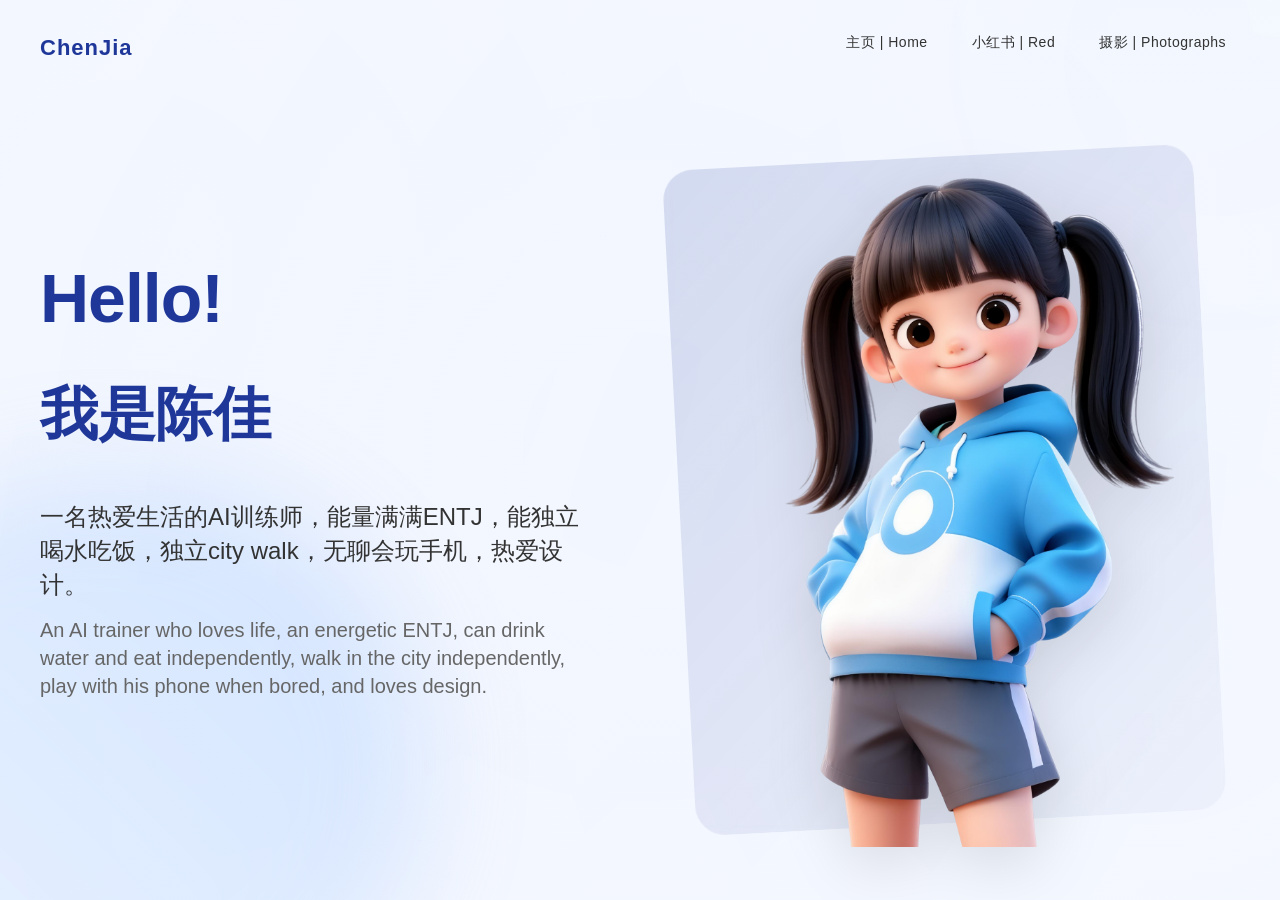
<file: index.html>
<!DOCTYPE html>
<html lang="zh">
<head>
    <meta charset="UTF-8">
    <meta name="viewport" content="width=device-width, initial-scale=1.0">
    <title>陈佳的个人主页</title>
    <link rel="stylesheet" href="styles/main.css">
    <!-- 添加字体图标库 -->
    <link rel="stylesheet" href="https://cdnjs.cloudflare.com/ajax/libs/font-awesome/5.15.4/css/all.min.css">
    <link rel="stylesheet" href="styles/background.css">
    <!-- 在head标签内添加CSS引用 -->
    <link rel="stylesheet" href="styles/animation-background.css">
    
    <!-- 在body标签结束前添加JavaScript引用 -->
    <script src="js/background-animation.js"></script>
</head>
<body>
    <div class="page-container">
        <header>
            <div class="logo">
                <span class="logo-text">ChenJia</span>
            </div>
            <nav>
                <ul>
                    <li><a href="index.html">主页 | Home</a></li>
                    <li><a href="https://www.baidu.com/">小红书 | Red</a></li>
                    <li><a href="photos.html">摄影 | Photographs</a></li>
                </ul>
            </nav>
        </header>

        <main class="main-content">
            <div class="content-wrapper">
                <div class="text-content">
                    <h1>Hello!</h1>
                    <h2>我是陈佳</h2>
                    <div class="intro-text">
                        一名热爱生活的AI训练师，能量满满ENTJ，能独立喝水吃饭，独立city walk，无聊会玩手机，热爱设计。
                    </div>
                    <p class="intro-text-en">
                        An AI trainer who loves life, an energetic ENTJ, can drink water and eat independently, walk in the city independently, play with his phone when bored, and loves design.
                    </p>
                </div>
                <div class="avatar-content">
                    <img 
                        src="images/222.png" 
                        alt="个人卡通形象" 
                        class="avatar-image"
                        onerror="this.onerror=null; console.error('图片加载失败:', this.src); this.src='data:image/svg+xml;charset=utf-8,%3Csvg xmlns=%22http://www.w3.org/2000/svg%22 width=%22200%22 height=%22200%22 viewBox=%220 0 200 200%22%3E%3Crect width=%22100%25%22 height=%22100%25%22 fill=%22%23f0f0f0%22/%3E%3Ctext x=%2250%25%22 y=%2250%25%22 font-family=%22Arial%22 font-size=%2216%22 text-anchor=%22middle%22 fill=%22%23999%22%3E图片加载失败%3C/text%3E%3C/svg%3E';"
                    >
                    <div class="avatar-decoration"></div>
                </div>
            </div>
        </main>
    </div>

    <script src="js/main.js"></script>
    <script src="js/fix-avatar-image.js"></script>
</body>
</html>
</file>
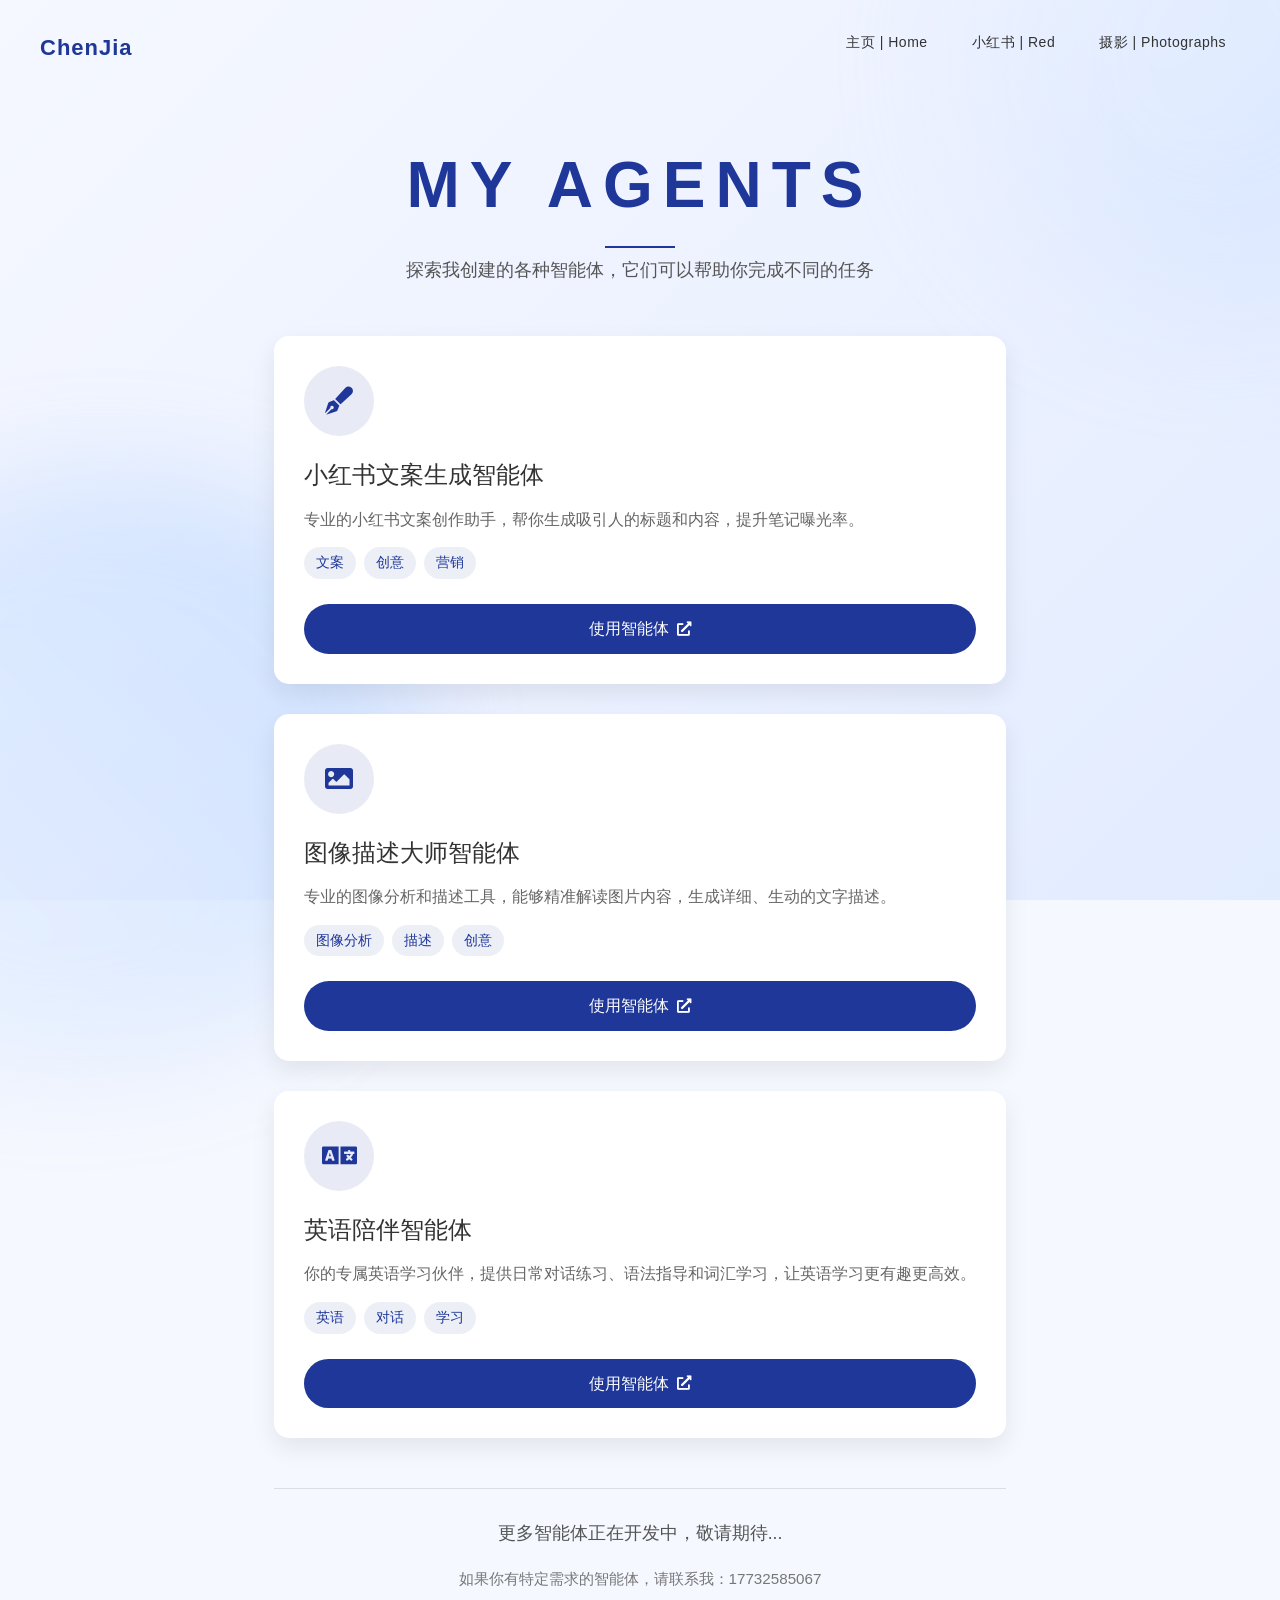
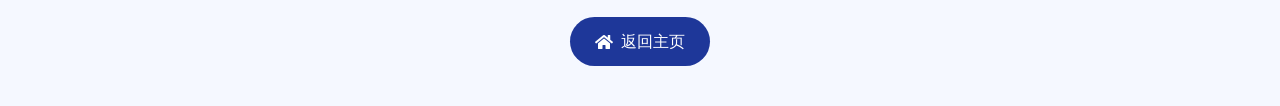
<file: agents.html>
<!DOCTYPE html>
<html lang="zh">
<head>
    <meta charset="UTF-8">
    <meta name="viewport" content="width=device-width, initial-scale=1.0">
    <title>我的智能体 | 陈佳的个人主页</title>
    <link rel="stylesheet" href="styles/main.css">
    <link rel="stylesheet" href="https://cdnjs.cloudflare.com/ajax/libs/font-awesome/5.15.4/css/all.min.css">
    <link rel="stylesheet" href="styles/background.css">
    <link rel="stylesheet" href="styles/agents.css">
    <link rel="stylesheet" href="styles/animation-background.css">
</head>
<body>
    <div class="page-container">
        <header>
            <div class="logo">
                <a href="index.html" class="logo-link">
                    <span class="logo-text">ChenJia</span>
                </a>
            </div>
            <nav>
                <ul>
                    <li><a href="index.html">主页 | Home</a></li>
                    <li><a href="https://www.baidu.com/" target="_blank">小红书 | Red</a></li>
                    <li><a href="photos.html">摄影 | Photographs</a></li>
                </ul>
            </nav>
        </header>

        <main class="agents-container">
            <div class="agents-header">
                <h1>MY AGENTS</h1>
                <p>探索我创建的各种智能体，它们可以帮助你完成不同的任务</p>
            </div>
            
            <div class="agents-grid">
                <!-- 智能体卡片1：小红书文案生成智能体 -->
                <div class="agent-card">
                    <div class="agent-icon">
                        <i class="fas fa-pen-fancy"></i>
                    </div>
                    <div class="agent-info">
                        <h3>小红书文案生成智能体</h3>
                        <p class="agent-description">专业的小红书文案创作助手，帮你生成吸引人的标题和内容，提升笔记曝光率。</p>
                        <div class="agent-features">
                            <span class="feature-tag">文案</span>
                            <span class="feature-tag">创意</span>
                            <span class="feature-tag">营销</span>
                        </div>
                    </div>
                    <a href="https://www.coze.cn/s/GL30suXXwO0/" class="use-agent-btn" target="_blank">
                        <span>使用智能体</span>
                        <i class="fas fa-external-link-alt"></i>
                    </a>
                </div>

                <!-- 智能体卡片2：图像描述大师智能体 -->
                <div class="agent-card">
                    <div class="agent-icon">
                        <i class="fas fa-image"></i>
                    </div>
                    <div class="agent-info">
                        <h3>图像描述大师智能体</h3>
                        <p class="agent-description">专业的图像分析和描述工具，能够精准解读图片内容，生成详细、生动的文字描述。</p>
                        <div class="agent-features">
                            <span class="feature-tag">图像分析</span>
                            <span class="feature-tag">描述</span>
                            <span class="feature-tag">创意</span>
                        </div>
                    </div>
                    <a href="https://www.coze.cn/store/agent/7479690901959770164?bot_id=true" class="use-agent-btn" target="_blank">
                        <span>使用智能体</span>
                        <i class="fas fa-external-link-alt"></i>
                    </a>
                </div>

                <!-- 智能体卡片3：英语陪伴智能体 -->
                <div class="agent-card">
                    <div class="agent-icon">
                        <i class="fas fa-language"></i>
                    </div>
                    <div class="agent-info">
                        <h3>英语陪伴智能体</h3>
                        <p class="agent-description">你的专属英语学习伙伴，提供日常对话练习、语法指导和词汇学习，让英语学习更有趣更高效。</p>
                        <div class="agent-features">
                            <span class="feature-tag">英语</span>
                            <span class="feature-tag">对话</span>
                            <span class="feature-tag">学习</span>
                        </div>
                    </div>
                    <a href="https://www.coze.cn/s/QWoP2uKy8OQ/" class="use-agent-btn" target="_blank">
                        <span>使用智能体</span>
                        <i class="fas fa-external-link-alt"></i>
                    </a>
                </div>
            </div>

            <div class="agents-footer">
                <p>更多智能体正在开发中，敬请期待...</p>
                <div class="contact-for-agent">
                    <p>如果你有特定需求的智能体，请联系我：17732585067</a></p>
                </div>
                <div class="back-to-home">
                    <a href="index.html" class="back-home-btn">
                        <i class="fas fa-home"></i> 返回主页
                    </a>
                </div>
            </div>
        </main>
    </div>

    <script src="js/main.js"></script>
</body>
</html>
</file>
<file: styles/main.css>
/* 重置默认样式 */
* {
    margin: 0;
    padding: 0;
    box-sizing: border-box;
}

body {
    font-family: 'Microsoft YaHei', Arial, sans-serif;
    line-height: 1.6;
    color: #333;
}

.page-container {
    max-width: 1440px;
    margin: 0 auto;
    padding: 0 40px;
    min-height: 100vh;
    display: flex;
    flex-direction: column;
}

/* 头部样式 - 更简洁高级 */
header {
    display: flex;
    justify-content: space-between;
    align-items: center;
    padding: 25px 0;
    margin-bottom: 10px;
}

.logo {
    display: flex;
    align-items: center;
    animation: fadeInRight 0.8s ease-out;
}

/* 添加logo链接样式 */
.logo-link {
    text-decoration: none;
    color: inherit;
    display: inline-block;
    cursor: pointer;
}

.logo-link:hover {
    color: inherit;
}

.logo-text {
    font-family: 'Arial', sans-serif;
    color: #1e3799;
    font-size: 22px;
    font-weight: 800;
    letter-spacing: 1px;
    transition: all 0.3s ease;
}

.logo-text:hover {
    transform: translateY(-2px);
    text-shadow: 0 2px 10px rgba(30, 55, 153, 0.2);
}

/* 移除圆形图标样式 */
.logo::before {
    display: none;
}

nav ul {
    list-style: none;
    display: flex;
    gap: 1rem;
    animation: fadeInUp 0.8s ease-out 1s;
    opacity: 0;
    animation-fill-mode: forwards;
}

nav a {
    text-decoration: none;
    color: #333;
    font-size: 14px;
    font-weight: 500;
    padding: 10px 14px;
    border-radius: 25px;
    transition: all 0.3s ease;
    position: relative;
    display: inline-block;
    letter-spacing: 0.5px;
}

nav a:hover {
    color: #1e3799;
    background-color: rgba(30, 55, 153, 0.08);
    transform: translateY(-2px);
}

nav a::after {
    content: '';
    position: absolute;
    bottom: 0;
    left: 50%;
    width: 0;
    height: 2px;
    background-color: #1e3799;
    transition: all 0.3s ease;
    transform: translateX(-50%);
    opacity: 0;
}

nav a:hover::after {
    width: 70%;
    opacity: 1;
}

nav ul li {
    opacity: 0;
    animation: fadeInRight 0.8s ease-out forwards;
}

nav ul li:nth-child(1) { animation-delay: 0.2s; }
nav ul li:nth-child(2) { animation-delay: 0.3s; }
nav ul li:nth-child(3) { animation-delay: 0.4s; }

/* 主要内容区域 */
.content-wrapper {
    padding: 0;
    max-width: 1200px;
    display: flex;
    justify-content: space-between;
    align-items: center;
    gap: 60px;
    margin: 0 auto;
    position: relative;
    z-index: 1;
    padding: 20px 0;
}

.text-content {
    flex: 1;
}

.avatar-content {
    flex: 1;
    display: flex;
    justify-content: center;
    align-items: center;
    padding: 20px;
    position: relative;
    z-index: 1;
}

.avatar-image {
    max-width: 100%;
    height: auto;
    max-height: 700px;
    object-fit: contain;
    filter: drop-shadow(0 15px 30px rgba(0, 0, 0, 0.12));
    animation: fadeInRight 1s ease-out 0.4s;
    opacity: 0;
    animation-fill-mode: forwards;
    border-radius: 30px;
    transition: transform 0.4s cubic-bezier(0.175, 0.885, 0.32, 1.275), filter 0.4s ease;
}

.avatar-content::before {
    content: '';
    position: absolute;
    top: 30px;
    right: 30px;
    width: 90%;
    height: 90%;
    background: linear-gradient(135deg, rgba(30, 55, 153, 0.15), rgba(30, 55, 153, 0.03));
    border-radius: 30px;
    z-index: -1;
    transform: rotate(-3deg);
    transition: transform 0.4s cubic-bezier(0.175, 0.885, 0.32, 1.275);
    backdrop-filter: blur(5px);
}

.avatar-content:hover .avatar-image {
    transform: translateY(-12px) scale(1.03);
    filter: drop-shadow(0 20px 40px rgba(0, 0, 0, 0.18));
}

.avatar-content:hover::before {
    transform: rotate(-5deg) scale(1.05);
}

.text-content h1 {
    font-size: 68px;
    margin-bottom: 15px;
    color: #1e3799;
    animation: fadeInUp 0.8s ease-out;
    font-weight: 700;
    letter-spacing: -1px;
}

.text-content h2 {
    font-size: 58px;
    margin-bottom: 40px;
    color: #1e3799;
    white-space: nowrap;
    animation: fadeInUp 0.8s ease-out 0.2s;
    opacity: 0;
    animation-fill-mode: forwards;
    font-weight: 700;
    letter-spacing: -0.5px;
}

.intro-text {
    font-size: 24px;
    margin-bottom: 15px;
    color: #333;
    max-width: 800px;
    line-height: 1.4;
    animation: fadeInUp 0.8s ease-out 0.4s;
    opacity: 0;
    animation-fill-mode: forwards;
}

.intro-text-en {
    font-size: 20px;
    color: #666;
    margin-bottom: 50px;
    max-width: 800px;
    line-height: 1.4;
    animation: fadeInUp 0.8s ease-out 0.6s;
    opacity: 0;
    animation-fill-mode: forwards;
}

.download-btn {
    background-color: #1e3799;
    color: white;
    padding: 16px 42px;
    border: none;
    border-radius: 30px;
    cursor: pointer;
    font-size: 17px;
    margin-bottom: 50px;
    animation: fadeInUp 0.8s ease-out 0.8s;
    opacity: 0;
    animation-fill-mode: forwards;
    position: relative;
    overflow: hidden;
    transition: all 0.3s cubic-bezier(0.175, 0.885, 0.32, 1.275), background-color 0.4s ease;
    box-shadow: 0 6px 15px rgba(30, 55, 153, 0.2);
    letter-spacing: 1.5px;
    font-weight: 500;
}

.download-btn:hover {
    background-color: #152c7c;
    transform: translateY(-2px);
    box-shadow: 0 8px 20px rgba(30, 55, 153, 0.4);
}

.download-btn::before {
    content: '';
    position: absolute;
    top: 0;
    left: -100%;
    width: 100%;
    height: 100%;
    background: linear-gradient(90deg, transparent, rgba(255, 255, 255, 0.2), transparent);
    transition: all 0.6s ease;
}

.download-btn:hover::before {
    left: 100%;
}

.download-btn i {
    margin-left: 8px;
    transition: transform 0.3s ease;
}

.download-btn:hover i {
    transform: translateY(-2px);
}

/* 响应式设计 */
@media (max-width: 768px) {
    .page-container {
        padding: 0 20px;
    }

    nav ul {
        gap: 1rem;
    }

    .text-content h1 {
        font-size: 48px;
    }

    .text-content h2 {
        font-size: 42px;
    }

    .intro-text {
        font-size: 20px;
    }

    .intro-text-en {
        font-size: 18px;
    }

    .avatar-container {
        position: static;
        transform: none;
        margin: 20px auto;
        text-align: center;
    }

    .avatar {
        width: 120px; /* 在移动端稍微缩小尺寸 */
        height: 120px;
    }
}

@media (max-width: 968px) {
    .content-wrapper {
        flex-direction: column;
        text-align: center;
    }

    .avatar-content {
        order: -1;  /* 在移动端将图片放在上方 */
    }

    .avatar-image {
        max-height: 500px;  /* 移动端稍微调整大小 */
    }
}

.main-content {
    flex: 1;
    display: flex;
    align-items: center;
    min-height: 500px;
}

footer {
    background-color: #333;
    color: white;
    padding: 2rem 0;
    margin-top: 3rem;
}

/* 添加玻璃拟态效果的通用类 */
.glass-effect {
    background: rgba(255, 255, 255, 0.7);
    backdrop-filter: blur(5px);
    border-radius: 20px;
    box-shadow: 0 8px 32px rgba(31, 38, 135, 0.1);
}

/* 添加动画关键帧 */
@keyframes fadeInUp {
    from {
        opacity: 0;
        transform: translateY(20px);
    }
    to {
        opacity: 1;
        transform: translateY(0);
    }
}

@keyframes fadeInRight {
    from {
        opacity: 0;
        transform: translateX(-20px);
    }
    to {
        opacity: 1;
        transform: translateX(0);
    }
}

/* 为文本内容添加动画 */
.text-content h1 {
    animation: fadeInUp 0.8s ease-out;
}

.text-content h2 {
    animation: fadeInUp 0.8s ease-out 0.2s;
    opacity: 0;
    animation-fill-mode: forwards;
}

.intro-text {
    animation: fadeInUp 0.8s ease-out 0.4s;
    opacity: 0;
    animation-fill-mode: forwards;
}

.intro-text-en {
    animation: fadeInUp 0.8s ease-out 0.6s;
    opacity: 0;
    animation-fill-mode: forwards;
}

.download-btn {
    animation: fadeInUp 0.8s ease-out 0.8s;
    opacity: 0;
    animation-fill-mode: forwards;
}

/* 为头像添加动画 */
.avatar-image {
    animation: fadeInRight 1s ease-out 0.4s;
    opacity: 0;
    animation-fill-mode: forwards;
}

/* 为导航栏添加动画 */
.logo {
    animation: fadeInRight 0.8s ease-out;
}

nav ul li {
    opacity: 0;
    animation: fadeInRight 0.8s ease-out forwards;
}

nav ul li:nth-child(1) { animation-delay: 0.2s; }
nav ul li:nth-child(2) { animation-delay: 0.3s; }
nav ul li:nth-child(3) { animation-delay: 0.4s; }

/* 添加按钮悬停效果 */
.download-btn {
    transition: transform 0.3s ease, box-shadow 0.3s ease;
}

.download-btn:hover {
    transform: translateY(-2px);
    box-shadow: 0 5px 15px rgba(30, 55, 153, 0.3);
}

/* 添加社交图标悬停效果 */
.social-links a {
    transition: transform 0.3s ease, color 0.3s ease;
}

.social-links a:hover {
    transform: translateY(-3px);
}

.avatar-container {
    position: fixed;
    right: 30px;
    top: 50%;
    transform: translateY(-50%);
    z-index: 100;
    transition: all 0.3s ease; /* 添加过渡效果 */
}

.avatar {
    width: 150px;
    height: 150px;
    border-radius: 50%;
    box-shadow: 0 4px 8px rgba(0, 0, 0, 0.1);
    border: 3px solid #fff;
    transition: all 0.3s ease;
    cursor: pointer; /* 添加鼠标指针样式 */
}

.avatar:hover {
    transform: scale(1.1);
    box-shadow: 0 6px 12px rgba(0, 0, 0, 0.15); /* 增强悬停时的阴影效果 */
    border-color: #1e3799; /* 悬停时改变边框颜色 */
}

/* Agent链接高亮样式 */
.agent-link {
    background-color: #1e3799;
    color: white !important;
    padding: 10px 18px;
    border-radius: 30px;
    transition: all 0.3s cubic-bezier(0.175, 0.885, 0.32, 1.275);
    font-weight: 500;
    display: inline-flex;
    align-items: center;
    font-size: 14px;
    height: 38px;
    box-shadow: 0 4px 12px rgba(30, 55, 153, 0.25);
}

.agent-link:hover {
    background-color: #152c7c;
    transform: translateY(-2px);
    box-shadow: 0 4px 8px rgba(30, 55, 153, 0.3);
    color: white !important;
}

.agent-link i {
    margin-left: 5px;
    font-size: 14px;
}

/* 为Agent链接添加动画 */
nav ul li:nth-child(4) { 
    animation-delay: 0.5s; 
}

/* 确保导航栏项目垂直对齐 */
nav ul {
    list-style: none;
    display: flex;
    gap: 2rem;
    animation: fadeInUp 0.8s ease-out 1s;
    opacity: 0;
    animation-fill-mode: forwards;
    align-items: center;
}

nav ul li {
    display: flex;
    align-items: center;
}
/* 调整导航栏底部对齐 */
header {
    display: flex;
    justify-content: space-between;
    align-items: flex-end; /* 改为底部对齐 */
    padding: 25px 0;
    margin-bottom: 10px;
}

.logo {
    display: flex;
    align-items: flex-end; /* logo也底部对齐 */
    animation: fadeInRight 0.8s ease-out;
}

nav ul {
    list-style: none;
    display: flex;
    gap: 1rem;
    align-items: flex-end; /* 导航链接底部对齐 */
    animation: fadeInUp 0.8s ease-out 1s;
    opacity: 0;
    animation-fill-mode: forwards;
}

/* 确保所有导航元素在同一基线上 */
.logo-text,
nav a {
    line-height: 1;
    vertical-align: bottom;
}


/* 调整导航栏底部对齐 */
header {
    display: flex;
    justify-content: space-between;
    align-items: flex-end; /* 改为底部对齐 */
    padding: 25px 0;
    margin-bottom: 10px;
}

.logo {
    display: flex;
    align-items: flex-end; /* logo也底部对齐 */
    animation: fadeInRight 0.8s ease-out;
}

nav ul {
    list-style: none;
    display: flex;
    gap: 1rem;
    align-items: flex-end; /* 导航链接底部对齐 */
    animation: fadeInUp 0.8s ease-out 1s;
    opacity: 0;
    animation-fill-mode: forwards;
}

/* 确保所有导航元素在同一基线上 */
.logo-text,
nav a {
    line-height: 1;
    vertical-align: bottom;
}
</file>
<file: styles/background.css>
/* 背景样式 - 更精致的渐变效果 */
body {
    background-color: #f5f8ff;
    background-image: linear-gradient(135deg, #f5f8ff 0%, #edf2ff 50%, #e2ecff 100%);
    position: relative;
    overflow-x: hidden;
    animation: fadeIn 1.2s ease-out;
    background-attachment: fixed;
}

.page-container {
    background: transparent;
}

/* 添加淡入动画 */
@keyframes fadeIn {
    from {
        opacity: 0;
    }
    to {
        opacity: 1;
    }
}

/* 装饰元素 - 右上角圆形 - 更精致的视觉效果 */
body::before {
    content: '';
    position: fixed;
    top: -180px;
    right: -180px;
    width: 480px;
    height: 480px;
    border-radius: 50%;
    background: linear-gradient(135deg, #ecf3ff 0%, #c4dcff 70%, #a8cbff 100%);
    opacity: 0;
    z-index: -1;
    filter: blur(70px);
    animation: fadeInAndFloat 1.5s ease-out forwards,
               floatCircle 15s ease-in-out infinite;
    transform-origin: center;
    box-shadow: 0 0 90px rgba(30, 55, 153, 0.08);
}

/* 装饰元素 - 左下角波浪形 - 更精致的视觉效果 */
body::after {
    content: '';
    position: fixed;
    bottom: -160px;
    left: -160px;
    width: 580px;
    height: 580px;
    background: linear-gradient(45deg, #d8e7ff 0%, #aed0ff 60%, #94c1ff 100%);
    box-shadow: 0 0 110px rgba(30, 55, 153, 0.12);
    border-radius: 45% 55% 65% 35% / 45% 55% 55% 45%;
    opacity: 0;
    z-index: -1;
    filter: blur(50px);
    animation: fadeInAndFloat 1.5s ease-out 0.3s forwards,
               moveWave 24s ease-in-out infinite,
               floatWave 8s ease-in-out infinite;
}

/* 添加淡入并上浮动画 - 更平滑的效果 */
@keyframes fadeInAndFloat {
    from {
        opacity: 0;
        transform: translateY(20px);
    }
    to {
        opacity: 0.35;
        transform: translateY(0);
    }
}

/* 优化波浪动画 */
@keyframes moveWave {
    0% {
        border-radius: 40% 60% 70% 30% / 40% 50% 60% 50%;
        transform: rotate(0deg);
    }
    50% {
        border-radius: 60% 40% 30% 70% / 50% 60% 40% 50%;
        transform: rotate(3deg);
    }
    100% {
        border-radius: 40% 60% 70% 30% / 40% 50% 60% 50%;
        transform: rotate(0deg);
    }
}

/* 修改浮动动画，增加移动幅度 */
@keyframes floatCircle {
    0% {
        transform: translate(0, 0) rotate(0deg);
    }
    25% {
        transform: translate(-20px, 20px) rotate(3deg);
    }
    50% {
        transform: translate(0, 40px) rotate(0deg);
    }
    75% {
        transform: translate(20px, 20px) rotate(-3deg);
    }
    100% {
        transform: translate(0, 0) rotate(0deg);
    }
}

@keyframes floatWave {
    0% {
        transform: translate(0, 0);
    }
    50% {
        transform: translate(30px, -30px);
    }
    100% {
        transform: translate(0, 0);
    }
}

/* 中间装饰点缀 */
.decoration-dots {
    position: fixed;
    width: 100%;
    height: 100%;
    pointer-events: none;
    z-index: -1;
}

.decoration-dots::before {
    content: '';
    position: absolute;
    width: 8px;
    height: 8px;
    background: #b3d1ff;
    border-radius: 50%;
    top: 20%;
    left: 15%;
    box-shadow: 
        120px 60px 0 -2px #cce0ff,
        200px -50px 0 -3px #d9e9ff,
        -150px 100px 0 -1px #e6f0ff,
        250px 200px 0 -4px #b3d1ff;
    opacity: 0;
    filter: blur(2px);
    animation: fadeInDots 1.5s ease-out 0.6s forwards,
               floatDots 10s ease-in-out infinite;
}

@keyframes fadeInDots {
    from {
        opacity: 0;
        transform: scale(0.8);
    }
    to {
        opacity: 0.4;
        transform: scale(1);
    }
}

@keyframes floatDots {
    0% {
        transform: translate(0, 0) scale(1);
    }
    50% {
        transform: translate(20px, -20px) scale(1.1);
    }
    100% {
        transform: translate(0, 0) scale(1);
    }
}

/* 中间装饰点缀 */
.decoration-dots {
    position: fixed;
    width: 100%;
    height: 100%;
    pointer-events: none;
    z-index: -1;
}

.decoration-dots::before {
    content: '';
    position: absolute;
    width: 8px;
    height: 8px;
    background: #b3d1ff;
    border-radius: 50%;
    top: 20%;
    left: 15%;
    box-shadow: 
        120px 60px 0 -2px #cce0ff,
        200px -50px 0 -3px #d9e9ff,
        -150px 100px 0 -1px #e6f0ff,
        250px 200px 0 -4px #b3d1ff;
    opacity: 0;
    filter: blur(2px);
    animation: fadeInDots 1.5s ease-out 0.6s forwards,
               floatDots 10s ease-in-out infinite;
}

@keyframes fadeInDots {
    from {
        opacity: 0;
        transform: scale(0.8);
    }
    to {
        opacity: 0.4;
        transform: scale(1);
    }
}

@keyframes floatDots {
    0% {
        transform: translate(0, 0) scale(1);
    }
    50% {
        transform: translate(20px, -20px) scale(1.1);
    }
    100% {
        transform: translate(0, 0) scale(1);
    }
}
</file>
<file: styles/animation-background.css>
/* 动态背景效果 - 更精致的视觉体验 */
.animated-background {
    position: fixed;
    top: 0;
    left: 0;
    width: 100%;
    height: 100%;
    z-index: -1;
    overflow: hidden;
    background-color: rgba(245, 248, 255, 0.98); /* 更高的不透明度，减少视觉干扰 */
}

/* 渐变背景动画 - 更柔和的色彩过渡 */
.gradient-bg {
    position: absolute;
    width: 200%;
    height: 200%;
    top: -50%;
    left: -50%;
    background: 
        radial-gradient(circle at 30% 40%, rgba(130, 180, 255, 0.04) 0%, rgba(130, 180, 255, 0) 65%),
        radial-gradient(circle at 70% 60%, rgba(160, 200, 255, 0.04) 0%, rgba(160, 200, 255, 0) 65%),
        radial-gradient(circle at 50% 50%, rgba(110, 160, 240, 0.02) 0%, rgba(110, 160, 240, 0) 75%);
    animation: rotateBackground 75s linear infinite; /* 更慢的旋转，更加柔和 */
    opacity: 0.35; /* 降低整体不透明度，更加精致 */
}

@keyframes rotateBackground {
    0% {
        transform: rotate(0deg);
    }
    100% {
        transform: rotate(360deg);
    }
}

/* 浮动粒子效果 - 更精致的粒子设计 */
.particle {
    position: absolute;
    border-radius: 50%;
    background: rgba(190, 215, 255, 0.25); /* 更透明的粒子 */
    box-shadow: 0 0 4px rgba(130, 180, 255, 0.12); /* 更精致的光晕 */
    pointer-events: none;
    backdrop-filter: blur(1px); /* 添加微妙的模糊效果 */
}

/* 连接线效果 - 更精致的线条 */
.connection-lines {
    position: absolute;
    top: 0;
    left: 0;
    width: 100%;
    height: 100%;
    opacity: 0.3; /* 降低连接线不透明度，更加柔和 */
    filter: blur(0.5px); /* 添加微妙的模糊效果，使线条更加柔和 */
}
</file>
<file: styles/agents.css>
/* 智能体页面样式 */

/* 主容器样式 */
.agents-container {
    max-width: 1400px;
    margin: 0 auto;
    padding: 40px 20px;
}

/* 页面标题样式 */
.agents-header {
    text-align: center;
    margin-bottom: 50px;
    position: relative;
}

.agents-header h1 {
    font-size: 4rem;
    color: #1e3799;
    font-weight: 600;
    letter-spacing: 10px;
    margin-bottom: 20px;
    text-transform: uppercase;
    position: relative;
    display: inline-block;
}

.agents-header h1:after {
    content: "";
    position: absolute;
    bottom: -12px;
    left: 50%;
    transform: translateX(-50%);
    width: 70px;
    height: 2px;
    background-color: #1e3799;
}

.agents-header p {
    font-size: 1.1rem;
    color: #555;
    max-width: 700px;
    margin: 0 auto;
    line-height: 1.7;
    font-weight: 300;
}

/* 智能体网格布局 - 竖向排列 */
.agents-grid {
    display: flex;
    flex-direction: column;
    gap: 30px;
    margin-bottom: 50px;
    max-width: 800px;
    margin-left: auto;
    margin-right: auto;
}

/* 智能体卡片样式 - 竖向排列 */
.agent-card {
    background-color: white;
    border-radius: 15px;
    overflow: hidden;
    box-shadow: 0 10px 25px rgba(0, 0, 0, 0.08);
    transition: all 0.4s ease;
    display: flex;
    flex-direction: column;
    position: relative;
    padding: 30px;
    width: 100%;
}

.agent-card:hover {
    transform: translateY(-8px);
    box-shadow: 0 15px 35px rgba(0, 0, 0, 0.15);
}

/* 智能体图标样式 */
.agent-icon {
    width: 70px;
    height: 70px;
    background-color: rgba(30, 55, 153, 0.1);
    border-radius: 50%;
    display: flex;
    align-items: center;
    justify-content: center;
    margin-bottom: 20px;
    transition: all 0.3s ease;
}

.agent-card:hover .agent-icon {
    background-color: #1e3799;
    transform: scale(1.05);
}

.agent-icon i {
    font-size: 28px;
    color: #1e3799;
    transition: all 0.3s ease;
}

.agent-card:hover .agent-icon i {
    color: white;
}

/* 智能体信息样式 */
.agent-info {
    flex: 1;
    margin-bottom: 25px;
}

.agent-info h3 {
    font-size: 1.5rem;
    color: #333;
    margin-bottom: 12px;
    font-weight: 500;
}

.agent-description {
    font-size: 1rem;
    color: #666;
    line-height: 1.6;
    margin-bottom: 15px;
}

/* 功能标签样式 */
.agent-features {
    display: flex;
    flex-wrap: wrap;
    gap: 8px;
    margin-top: 15px;
}

.feature-tag {
    background-color: rgba(30, 55, 153, 0.08);
    color: #1e3799;
    padding: 5px 12px;
    border-radius: 20px;
    font-size: 0.85rem;
    font-weight: 500;
    transition: all 0.3s ease;
}

.agent-card:hover .feature-tag {
    background-color: rgba(30, 55, 153, 0.15);
}

/* 使用按钮样式 */
.use-agent-btn {
    display: flex;
    align-items: center;
    justify-content: center;
    gap: 8px;
    background-color: #1e3799;
    color: white;
    text-decoration: none;
    padding: 12px 20px;
    border-radius: 25px;
    font-weight: 500;
    transition: all 0.3s ease;
    margin-top: auto;
}

.use-agent-btn:hover {
    background-color: #152a70;
    transform: translateY(-2px);
    box-shadow: 0 5px 15px rgba(30, 55, 153, 0.3);
}

.use-agent-btn i {
    font-size: 0.9rem;
    transition: transform 0.3s ease;
}

.use-agent-btn:hover i {
    transform: translateX(3px);
}

/* 页脚样式 */
.agents-footer {
    text-align: center;
    margin-top: 50px;
    padding-top: 30px;
    border-top: 1px solid rgba(0, 0, 0, 0.1);
}

.agents-footer p {
    font-size: 1.1rem;
    color: #555;
    margin-bottom: 20px;
}

.contact-for-agent {
    margin-top: 20px;
}

.contact-for-agent p {
    font-size: 0.95rem;
    color: #777;
}

.contact-for-agent a {
    color: #1e3799;
    text-decoration: none;
    transition: all 0.3s ease;
}

.contact-for-agent a:hover {
    text-decoration: underline;
}

/* 活动链接样式 */
.agent-link.active {
    color: #1e3799;
    background-color: rgba(30, 55, 153, 0.08);
}

/* 响应式设计 */
@media (max-width: 1200px) {
    .agents-grid {
        max-width: 700px;
    }
}

@media (max-width: 768px) {
    .agents-grid {
        max-width: 600px;
    }
    
    .agents-header h1 {
        font-size: 3rem;
        letter-spacing: 5px;
    }
}

@media (max-width: 480px) {
    .agents-grid {
        max-width: 100%;
    }
    
    .agent-card {
        padding: 25px;
    }
    
    .agents-header h1 {
        font-size: 2.5rem;
        letter-spacing: 3px;
    }
}

/* 返回主页按钮样式 */
.back-to-home {
    margin-top: 25px;
}

.back-home-btn {
    display: inline-flex;
    align-items: center;
    justify-content: center;
    gap: 8px;
    background-color: #1e3799;
    color: white;
    text-decoration: none;
    padding: 12px 25px;
    border-radius: 25px;
    font-weight: 500;
    transition: all 0.3s ease;
}

.back-home-btn:hover {
    background-color: #152a70;
    transform: translateY(-2px);
    box-shadow: 0 5px 15px rgba(30, 55, 153, 0.3);
}

.back-home-btn i {
    font-size: 1rem;
    transition: transform 0.3s ease;
}

.back-home-btn:hover i {
    transform: translateX(-3px);
}
</file>
